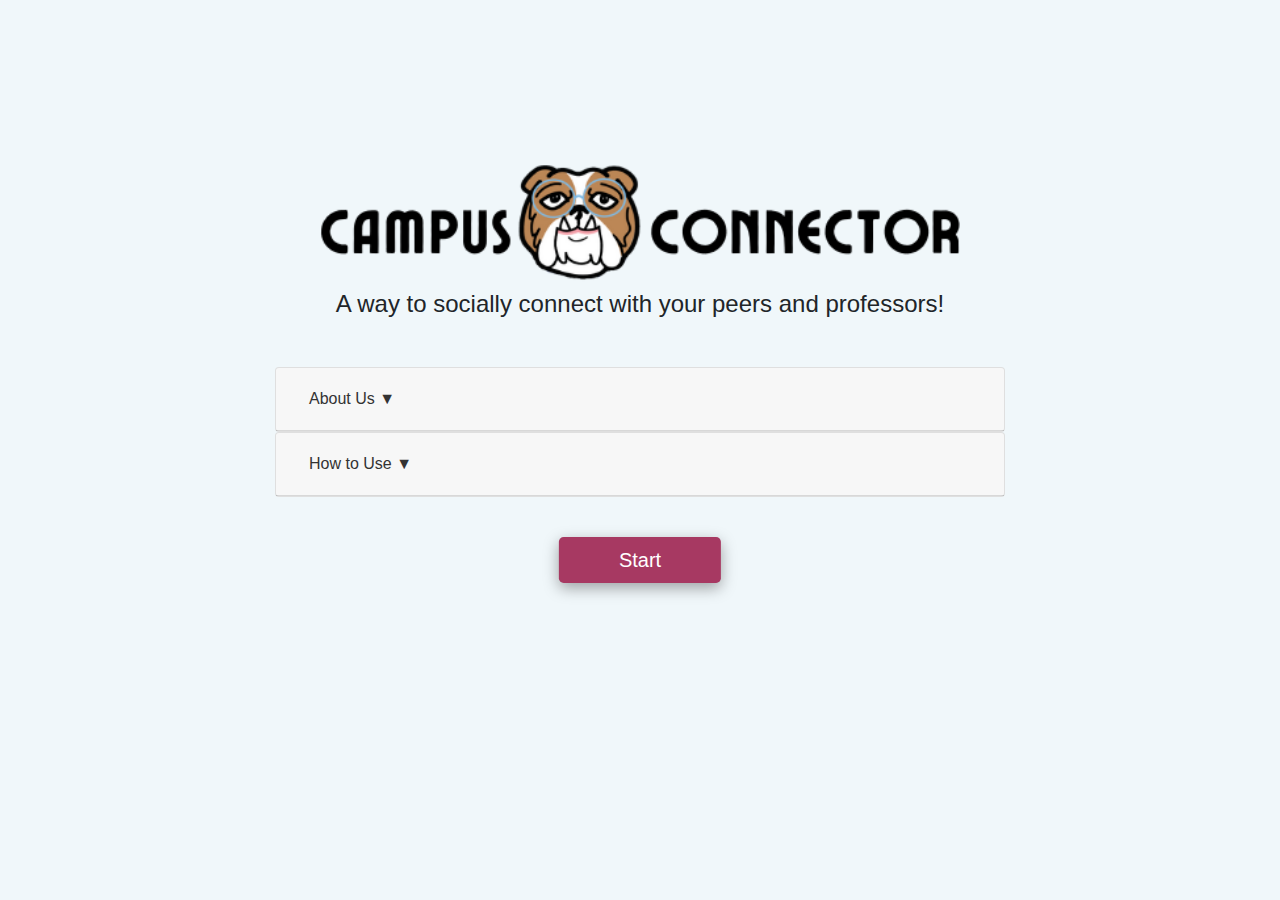
<file: index.html>
<!Doctype html>
<html>
    <head>
        <link rel="stylesheet" href="styles3650.css">
        <link rel="stylesheet" href="https://cdn.jsdelivr.net/npm/bootstrap@4.4.1/dist/css/bootstrap.min.css" integrity="sha384-Vkoo8x4CGsO3+Hhxv8T/Q5PaXtkKtu6ug5TOeNV6gBiFeWPGFN9MuhOf23Q9Ifjh" crossorigin="anonymous">
        <title>Campus Connect</title>
        <script src="https://code.jquery.com/jquery-3.2.1.slim.min.js" integrity="sha384-KJ3o2DKtIkvYIK3UENzmM7KCkRr/rE9/Qpg6aAZGJwFDMVNA/GpGFF93hXpG5KkN" crossorigin="anonymous"></script>
        <script src="https://cdn.jsdelivr.net/npm/popper.js@1.12.9/dist/umd/popper.min.js" integrity="sha384-ApNbgh9B+Y1QKtv3Rn7W3mgPxhU9K/ScQsAP7hUibX39j7fakFPskvXusvfa0b4Q" crossorigin="anonymous"></script>
        <script src="https://cdn.jsdelivr.net/npm/bootstrap@4.0.0/dist/js/bootstrap.min.js" integrity="sha384-JZR6Spejh4U02d8jOt6vLEHfe/JQGiRRSQQxSfFWpi1MquVdAyjUar5+76PVCmYl" crossorigin="anonymous"></script>
    </head>

    <body>
    <div class="container">
        <div class="row">
            <div class="col-2">
              
            </div>
            <div class="col-8">
               
                <div id="accordion" class="main-content">

                    <img src="./img/logo.png" class="img-fluid mx-auto d-block homepage-logo" alt="Responsive image">
                    <h4 class="center-content homepage-front">A way to socially connect with your peers and professors!</h4>
                  
                    <div class="card">
                      <div class="card-header" id="headingOne">
                        <h5 class="mb-0">
                          <button class="btn btn-link btn-homepage" data-toggle="collapse" data-target="#collapseOne" aria-expanded="true" aria-controls="collapseOne">
                            About Us ▼
                          </button>
                        </h5>
                      </div>
                  
                      <div id="collapseOne" class="collapse" aria-labelledby="headingOne" data-parent="#accordion">
                        <div class="card-body">
                          Project of Yixiong Cao, Anastasia Gusenkov, Alexa Pineda, and Sean Wy Yap. Campus Connector is aimed at connecting the students and faculty of Brooklyn College socially allowing them to form in person connections when they otherwise would have not. Campus Connector allows users to set their location, name , and status accross campus which lets others know of any people they can connect with within their immediate vicinity. 
                        </div>
                      </div>
                    </div>
                    <div class="card">
                      <div class="card-header" id="headingTwo">
                        <h5 class="mb-0">
                          <button class="btn btn-link btn-homepage collapsed" data-toggle="collapse" data-target="#collapseTwo" aria-expanded="false" aria-controls="collapseTwo">
                            How to Use ▼
                          </button>
                        </h5>
                      </div>
                      <div id="collapseTwo" class="collapse" aria-labelledby="headingTwo" data-parent="#accordion">
                        <div class="card-body">
                            To use this website:
                          <ul>
                            <li>Press "Start"!</li>
                            <li>Pick your current location from the location picker (more locations coming soon).</li>
                            <li>Submit forms depending on your location. (Check out how to section in the each location section for more info). </li>
                          </ul>  
                        </div>
                      </div>
                    </div>
                  </div>
                 <!-- Button to go to next page-->
                  <a class="btn btn-primary btn-lg start" href="pickLocation.html" role="button">Start</a>
            </div>
            <div class="col-2">
                
            </div>
        </div>
       
        
        </div>
    </body>
</html>
</file>
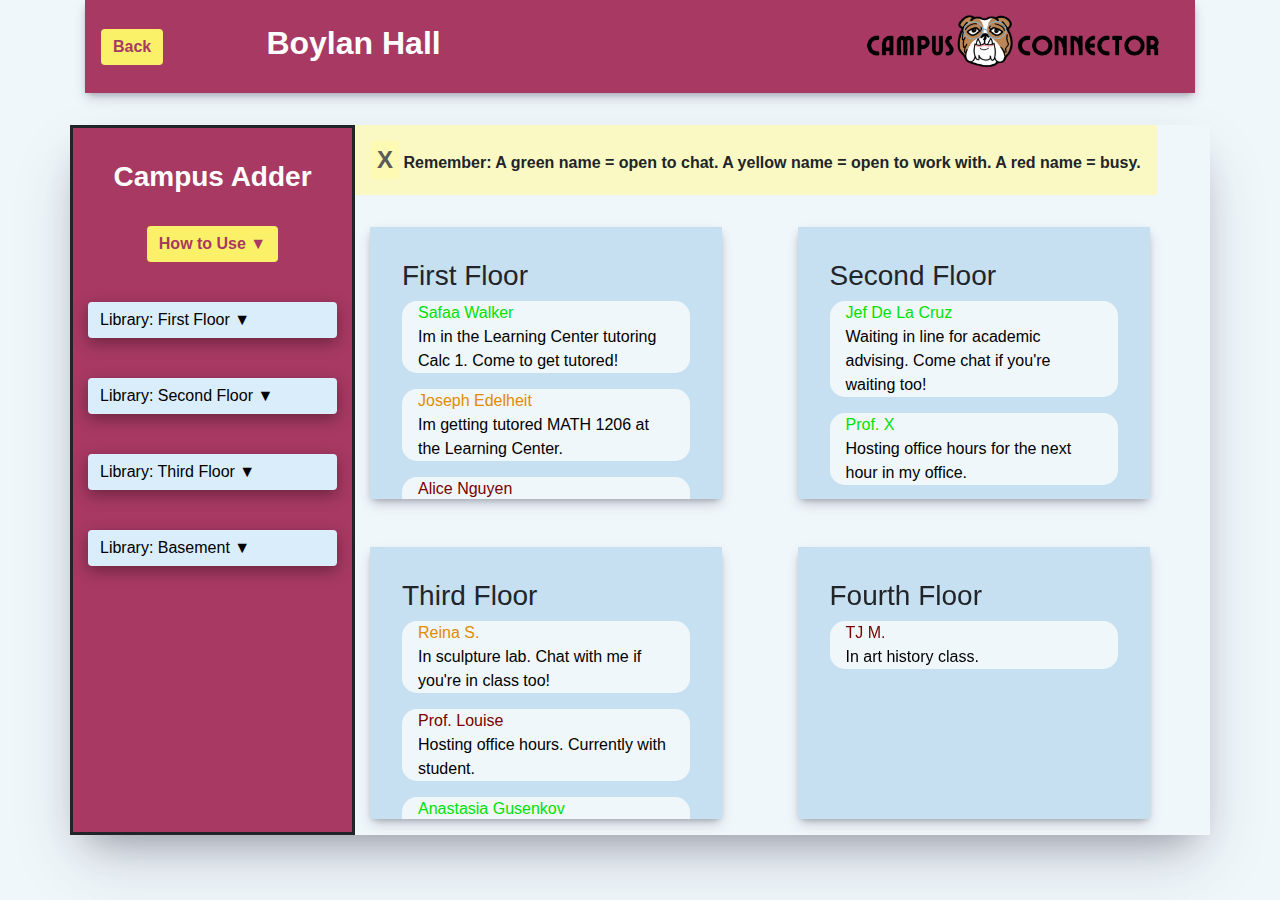
<file: boylan.html>
<!Doctype html>
<html>
    <head>
        <link rel="stylesheet" href="styles3650.css">
        <link rel="stylesheet" href="https://cdn.jsdelivr.net/npm/bootstrap@4.4.1/dist/css/bootstrap.min.css" integrity="sha384-Vkoo8x4CGsO3+Hhxv8T/Q5PaXtkKtu6ug5TOeNV6gBiFeWPGFN9MuhOf23Q9Ifjh" crossorigin="anonymous">
        <title>CC: Boylan</title>
        <script src="https://code.jquery.com/jquery-3.2.1.slim.min.js" integrity="sha384-KJ3o2DKtIkvYIK3UENzmM7KCkRr/rE9/Qpg6aAZGJwFDMVNA/GpGFF93hXpG5KkN" crossorigin="anonymous"></script>
        <script src="https://cdn.jsdelivr.net/npm/popper.js@1.12.9/dist/umd/popper.min.js" integrity="sha384-ApNbgh9B+Y1QKtv3Rn7W3mgPxhU9K/ScQsAP7hUibX39j7fakFPskvXusvfa0b4Q" crossorigin="anonymous"></script>
        <script src="https://cdn.jsdelivr.net/npm/bootstrap@4.0.0/dist/js/bootstrap.min.js" integrity="sha384-JZR6Spejh4U02d8jOt6vLEHfe/JQGiRRSQQxSfFWpi1MquVdAyjUar5+76PVCmYl" crossorigin="anonymous"></script>
        
        <script>
          window.onload = function () {
            const myForm = document.querySelector('#form2');
            myForm.addEventListener("submit", function (evt) {
              evt.preventDefault();
            });
            const myForm1 = document.querySelector('#form1');
            myForm1.addEventListener("submit", function (evt) {
              evt.preventDefault();
            });
            const myForm3 = document.querySelector('#form3');
            myForm3.addEventListener("submit", function (evt) {
              evt.preventDefault();
            });
            const myForm4 = document.querySelector('#form4');
            myForm4.addEventListener("submit", function (evt) {
              evt.preventDefault();
            });
      
            $('#collapseAreaBtn1').on('click', function () { closeOtherCollapse('area1') })
            $('#collapseAreaBtn2').on('click', function () { closeOtherCollapse('area2') })
            $('#collapseAreaBtn3').on('click', function () { closeOtherCollapse('area3') })
            $('#collapseAreaBtn4').on('click', function () { closeOtherCollapse('area4') })
          }
      
          function closeOtherCollapse(currentCollapse) {
            if (currentCollapse !== 'area1')
              document.getElementById('collapseArea1').classList.remove('show')
            if (currentCollapse !== 'area2')
              document.getElementById('collapseArea2').classList.remove('show')
            if (currentCollapse !== 'area3')
              document.getElementById('collapseArea3').classList.remove('show')
            if (currentCollapse !== 'area4')
              document.getElementById('collapseArea4').classList.remove('show')
          }
      
          function handleClick() {
            console.log("hi");
            const note = document.getElementById('note');
            note.remove();
          }
      
          function generateFeedback(name) {
            var alert = document.getElementById(name);
            alert.classList.remove('d-none')
      
            var closeBtn = document.getElementById(`close-${name}`)
            closeBtn.addEventListener('click', function () {
              alert.classList.add('d-none')
            })
          }
      
          function addLi() {
            var listElement = document.createElement("li")
            var nameVal = document.getElementById('name1').value
            var name = document.createTextNode(nameVal)
            var noteVal = document.getElementById('notes1').value
            var note = document.createElement("p")
            note.classList.add('black')
      
            if (!nameVal || !noteVal) {
              window.alert("You must write something!");
              return;
            }
      
            var buttonClose = document.createElement("button");
            buttonClose.setAttribute("id", "close");
            buttonClose.setAttribute("class", "close");
            buttonClose.innerHTML = "X";
      
            buttonClose.onclick = function () {
              listElement.remove();
            }
            
            const selectPart = document.querySelector('#status1');
            if (selectPart.value === "Busy") {
              listElement.className = "red";
            } else if (selectPart.value === "OpenWW") {
              listElement.className = "yellow";
            } else {
              listElement.className = "green";
            }
            
            listElement.className = "colorListItem";
            note.appendChild(document.createTextNode(noteVal));
      
            listElement.appendChild(buttonClose);
            listElement.appendChild(name)
            listElement.appendChild(note);
      
            document.getElementById('list1').appendChild(listElement);
      
            generateFeedback('alert-1')
          }
      
          //second form
          function addLi2() {
            var listElement = document.createElement("li")
            var nameVal = document.getElementById('name2').value
            var name = document.createTextNode(nameVal)
            var buttonClose = document.createElement("button");
            var noteVal = document.getElementById('notes2').value
            var note = document.createElement("p")
            note.classList.add('black')
      
            if (!nameVal || !noteVal) {
              window.alert("You must write something!");
              return;
            }
      
            buttonClose.setAttribute("id", "close");
            buttonClose.setAttribute("class", "close");
            buttonClose.innerHTML = "X";
            buttonClose.onclick = function () {
              listElement.remove();
            }
      
            const selectPart = document.querySelector('#status2');
            if (selectPart.value === "Busy") {
              listElement.className = "red";
            } else if (selectPart.value === "OpenWW") {
              listElement.className = "yellow";
            } else {
              listElement.className = "green";
            }
      
            note.appendChild(document.createTextNode(noteVal));
      
            listElement.appendChild(buttonClose);
            listElement.appendChild(name)
            listElement.appendChild(note);
      
            document.getElementById('list2').appendChild(listElement);
      
            generateFeedback('alert-2')
          }
          //third
          function addLi3() {
            var listElement = document.createElement("li")
            var nameVal = document.getElementById('name3').value
            var name = document.createTextNode(nameVal)
            var buttonClose = document.createElement("button");
            var noteVal = document.getElementById('notes3').value
            var note = document.createElement("p")
            note.classList.add('black')
      
            if (!nameVal || !noteVal) {
              window.alert("You must write something!");
              return;
            }
      
            buttonClose.setAttribute("id", "close");
            buttonClose.setAttribute("class", "close");
            buttonClose.innerHTML = "X";
            buttonClose.onclick = function () {
              listElement.remove();
            }
      
            const selectPart = document.querySelector('#status3');
            if (selectPart.value === "Busy") {
              listElement.className = "red";
            } else if (selectPart.value === "OpenWW") {
              listElement.className = "yellow";
            } else {
              listElement.className = "green";
            }
      
            note.appendChild(document.createTextNode(noteVal));
      
            listElement.appendChild(buttonClose);
            listElement.appendChild(name)
            listElement.appendChild(note);
      
            document.getElementById('list3').appendChild(listElement);
      
            generateFeedback('alert-3')
          }
      
          function addLi4() {
            var listElement = document.createElement("li")
            var nameVal = document.getElementById('name4').value
            var name = document.createTextNode(nameVal)
            var buttonClose = document.createElement("button");
            var noteVal = document.getElementById('notes4').value
            var note = document.createElement("p")
            note.classList.add('black')
      
            if (!nameVal || !noteVal) {
              window.alert("You must write something!");
              return;
            }
      
            buttonClose.setAttribute("id", "close");
            buttonClose.setAttribute("class", "close");
            buttonClose.innerHTML = "X";
            buttonClose.onclick = function () {
              listElement.remove();
            }
      
            const selectPart = document.querySelector('#status4');
            if (selectPart.value === "Busy") {
              listElement.className = "red";
            } else if (selectPart.value === "OpenWW") {
              listElement.className = "yellow";
            } else {
              listElement.className = "green";
            }
      
            note.appendChild(document.createTextNode(noteVal));
      
            listElement.appendChild(buttonClose);
            listElement.appendChild(name)
            listElement.appendChild(note);
      
            document.getElementById('list4').appendChild(listElement);
      
            generateFeedback('alert-4')
          }
      
        </script>
    </head>
    <body>
        <div class="container third-page">
            <div class="row ">
               
                <div class="col">
                    <nav class="navbar navbar-light  ">

                        <a class="btn btn-primary back-buttn" href="pickLocation.html" role="button">Back</a>
                        <h2 class="sub-title">Boylan Hall</h2>
                        <a class="navbar-brand h1" href="./index.html">  <a class="navbar-brand h1" href="./index.html"><img src="./img/logo.png" class="img-fluid float-right small-logo " alt="Responsive image"></a></a>
                    </nav>
                </div>
               
            </div> 
            <div class="row longRow">

                <div class="col-3 sidebar">
                    <!--Sidebar-->
                    <h3 class="sub-title">Campus Adder</h3>
                    <br/>
                    <p>
                        <button class="btn btn-primary back-buttn" type="button" data-toggle="collapse" data-target="#collapseHowto" aria-expanded="false" aria-controls="collapseExample">
                          How to Use ▼
                        </button>
                      </p>
                      <div class="collapse" id="collapseHowto">
                        <div class="card card-body ">
                         
                          <ul>
                            <li>Click on the floor your currently located.</li>
                            <li>Fill out
                              the form (name, you status, and more details of your location on the floor).</li>
                            <li>Can delete yourself from the map
                              by pressing the "X" next to your submission.</li> 
                          </ul>
                          <p>
                           
                           <p class="green">Green Status</p> Means the user is open to chat. 
                           
                           <p class="yellow">Yellow Status</p> Means a user is open to work together. 
                           
                           <p class="red">Red Status</p> Means a user is busy, best not to approach. 
                        </p>
                        </div>
                      </div>


        <!--First floor button-->
        <p>
          <button class="btn btn-primary collapseArea" type="button" data-toggle="collapse" data-target="#collapseArea1"
            aria-expanded="false" aria-controls="collapseExample" id="collapseAreaBtn1">
            Library: First Floor ▼
          </button>
        </p>
        <div class="collapse" id="collapseArea1">
          <div class="card card-body">
            <div class="alert alert-success alert-dismissible fade show d-none" id="alert-1">
              <button type="button" class="close" id="close-alert-1">&times;</button>
              <strong>Add Success!</strong>
            </div>
            <form id="form1">
              <div class="form-group">
                <label>Name</label>
                <input type="text" class="form-control" id="name1" placeholder="Preferred Name">
              </div>
              <div class="form-group">
                <label>Status</label>
                <select class="form-control" id="status1" name="Status">
                  <option value="Open">Open to Chat</option>
                  <option value="OpenWW">Open to Work With</option>
                  <option value="Busy">Busy</option>
                </select>
              </div>
              <div class="form-group">
                <label>Notes</label>
                <input type="text" class="form-control" id="notes1" placeholder="Details About Location">
              </div>
              <button type="submit" name="submit" value="submit1" id="submit1" onclick="addLi();"
                class="btn btn-primary red-button"><Em>Enter into the Map</Em></button>
            </form>

          </div>
        </div>
        <!--Second floor button-->
        <p>
          <button class="btn btn-primary collapseArea" type="button" data-toggle="collapse" data-target="#collapseArea2"
            aria-expanded="false" aria-controls="collapseExample" id="collapseAreaBtn2">
            Library: Second Floor ▼
          </button>
        </p>
        <div class="collapse" id="collapseArea2">
          <div class="card card-body">
            <div class="alert alert-success alert-dismissible fade show d-none" id="alert-2">
              <button type="button" class="close" id="close-alert-2">&times;</button>
              <strong>Add Success!</strong>
            </div>
            <form id="form2">
              <div class="form-group">
                <label>Name</label>
                <input type="text" class="form-control" id="name2" placeholder="Preferred Name">
              </div>
              <div class="form-group">
                <label>Status</label>
                <select class="form-control" id="status2" name="Status">
                  <option value="Open">Open to Chat</option>
                  <option value="OpenWW">Open to Work With</option>
                  <option value="Busy">Busy</option>
                </select>
              </div>
              <div class="form-group">
                <label>Notes</label>
                <input type="text" class="form-control" id="notes2" placeholder="Details About Location">
              </div>
              <button type="submit" name="submit" value="submit" id="submit2" onclick="addLi2();"
                class="btn btn-primary red-button"><Em>Enter into the Map</Em></button>
            </form>
          </div>
        </div>
        <!--Third floor button-->
        <p>
          <button class="btn btn-primary collapseArea" type="button" data-toggle="collapse" data-target="#collapseArea3"
            aria-expanded="false" aria-controls="collapseExample" id="collapseAreaBtn3">
            Library: Third Floor ▼
          </button>
        </p>
        <div class="collapse" id="collapseArea3">
          <div class="card card-body">
            <div class="alert alert-success alert-dismissible fade show d-none" id="alert-3">
              <button type="button" class="close" id="close-alert-3">&times;</button>
              <strong>Add Success!</strong>
            </div>
            <form id="form3">
              <div class="form-group">
                <label>Name</label>
                <input type="text" class="form-control" id="name3" placeholder="Preferred Name">
              </div>
              <div class="form-group">
                <label>Status</label>
                <select class="form-control" id="status3" name="Status">
                  <option value="Open">Open to Chat</option>
                  <option value="OpenWW">Open to Work With</option>
                  <option value="Busy">Busy</option>
                </select>
              </div>
              <div class="form-group">
                <label>Notes</label>
                <input type="text" class="form-control" id="notes3" placeholder="Details About Location">
              </div>
              <button type="submit" name="submit" value="submit" id="submit3" onclick="addLi3();"
                class="btn btn-primary red-button"><Em>Enter into the Map</Em></button>
            </form>

          </div>
        </div>
        <!--Fourth floor button-->
        <p>
          <button class="btn btn-primary collapseArea" type="button" data-toggle="collapse" data-target="#collapseArea4"
            aria-expanded="false" aria-controls="collapseExample" id="collapseAreaBtn4">
            Library: Basement ▼
          </button>
        </p>
        <div class="collapse" id="collapseArea4">
          <div class="card card-body">
            <div class="alert alert-success alert-dismissible fade show d-none" id="alert-4">
              <button type="button" class="close" id="close-alert-4">&times;</button>
              <strong>Add Success!</strong>
            </div>
            <form id="form4">
              <div class="form-group">
                <label>Name</label>
                <input type="text" class="form-control" id="name4" placeholder="Preferred Name">
              </div>
              <div class="form-group">
                <label>Status</label>
                <select class="form-control" id="status4" name="Status">
                  <option value="Open">Open to Chat</option>
                  <option value="OpenWW">Open to Work With</option>
                  <option value="Busy">Busy</option>
                </select>
              </div>
              <div class="form-group">
                <label>Notes</label>
                <input type="text" class="form-control" id="notes4" placeholder="Details About Location">
              </div>
              <button type="submit" name="submit" value="submit" id="submit4" onclick="addLi4();"
                class="btn btn-primary red-button"><Em>Enter into the Map</Em></button>
            </form>
          </div>
        </div>



                </div>
                <div class="col-9 locLists">
                   
                    <div class="row">
                      <div class="note" id="note">
                        <button type="button" class="btn-close close-btn " id="close-btn" onclick="handleClick()" >X</button>
                        <span class="note-span">Remember: A green name = open to chat. A yellow name = open to work with. A red name = busy.</span>
                    </div>
                        <!--First Area-->
                        <div class="col">
                            
                            <ul class="colorList" id="list1">
                                <h3>First Floor</h3>
                                
                                <li class="green colorListItem">Safaa Walker  <p class="black">Im in the Learning Center tutoring Calc 1. Come to get tutored!</p></li>
                               
                                <li class="yellow colorListItem">Joseph Edelheit<p class="black">Im getting tutored MATH 1206 at the Learning Center.</p></li>
                                <li class="red colorListItem">Alice Nguyen  <p class="black">Im in class. </p></li>
                               
                                
                            </ul>

                        </div>
                        <!--Seconf Area-->
                        <div class="col">
                             
                            <ul class="colorList" id="list2">
                                <h3>Second Floor</h3>
                               
                                <li class="green colorListItem">Jef De La Cruz <p class="black">Waiting in line for academic advising. Come chat if you're waiting too!</p> </li>
                                
                                <li class="green colorListItem">Prof. X<p class="black">Hosting office hours for the next hour in my office.</p></li>
                                <li class="green colorListItem">Moazam Ali <p class="black">Came too early. Waiting in the hallway outside of class 2214. </p></li>
                                
                                
                            </ul>

                        </div>
                    </div>
                    <div class="row">
                        
                        <!--Third Area-->
                        <div class="col">
                            <ul class="colorList" id="list3" >
                                <h3>Third Floor</h3>

                               <li class="yellow colorListItem">Reina S. <p class="black">In sculpture lab. Chat with me if you're in class too!</p></li>
                                
                                <li class="red colorListItem">Prof. Louise<p class="black">Hosting office hours. Currently with student. </p></li>
                                <li class="green colorListItem">Anastasia Gusenkov  <p class="black">Wandering the halls. </p></li>
                               
                                
                                
                                
                            </ul>

                        </div>
                        <!--Fourth Area-->
                        <div class="col">
                            <ul class="colorList" id="list4">
                                <h3>Fourth Floor</h3>
                                <li class="red colorListItem"">TJ M. <p class="black">In art history class.</p></li>
                                
                               
                            </ul>
                        </div>
                    </div>
                    
                </div>
            </div>
        </div>
    </body>    
</html>
</file>
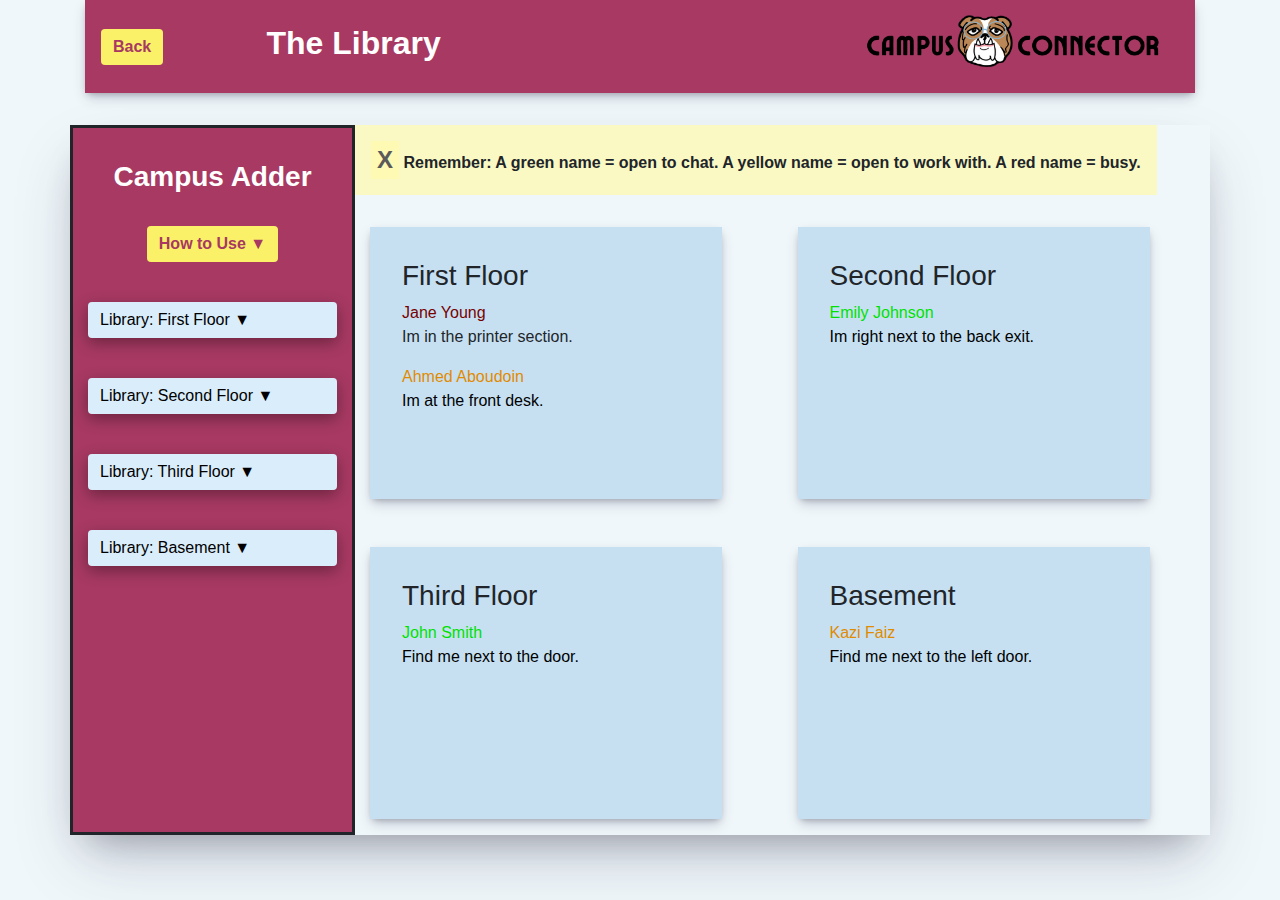
<file: library.html>
<!Doctype html>
<html>

<head>
  <link rel="stylesheet" href="styles3650.css">
  <link rel="stylesheet" href="https://cdn.jsdelivr.net/npm/bootstrap@4.4.1/dist/css/bootstrap.min.css"
    integrity="sha384-Vkoo8x4CGsO3+Hhxv8T/Q5PaXtkKtu6ug5TOeNV6gBiFeWPGFN9MuhOf23Q9Ifjh" crossorigin="anonymous">
  <title>CC: Library</title>
  <script src="https://code.jquery.com/jquery-3.2.1.slim.min.js"
    integrity="sha384-KJ3o2DKtIkvYIK3UENzmM7KCkRr/rE9/Qpg6aAZGJwFDMVNA/GpGFF93hXpG5KkN"
    crossorigin="anonymous"></script>
  <script src="https://cdn.jsdelivr.net/npm/popper.js@1.12.9/dist/umd/popper.min.js"
    integrity="sha384-ApNbgh9B+Y1QKtv3Rn7W3mgPxhU9K/ScQsAP7hUibX39j7fakFPskvXusvfa0b4Q"
    crossorigin="anonymous"></script>
  <script src="https://cdn.jsdelivr.net/npm/bootstrap@4.0.0/dist/js/bootstrap.min.js"
    integrity="sha384-JZR6Spejh4U02d8jOt6vLEHfe/JQGiRRSQQxSfFWpi1MquVdAyjUar5+76PVCmYl"
    crossorigin="anonymous"></script>
  <script>
    window.onload = function () {
      const myForm = document.querySelector('#form2');
      myForm.addEventListener("submit", function (evt) {
        evt.preventDefault();
      });
      const myForm1 = document.querySelector('#form1');
      myForm1.addEventListener("submit", function (evt) {
        evt.preventDefault();
      });
      const myForm3 = document.querySelector('#form3');
      myForm3.addEventListener("submit", function (evt) {
        evt.preventDefault();
      });
      const myForm4 = document.querySelector('#form4');
      myForm4.addEventListener("submit", function (evt) {
        evt.preventDefault();
      });

      $('#collapseAreaBtn1').on('click', function () { closeOtherCollapse('area1') })
      $('#collapseAreaBtn2').on('click', function () { closeOtherCollapse('area2') })
      $('#collapseAreaBtn3').on('click', function () { closeOtherCollapse('area3') })
      $('#collapseAreaBtn4').on('click', function () { closeOtherCollapse('area4') })
    }

    function closeOtherCollapse(currentCollapse) {
      if (currentCollapse !== 'area1')
        document.getElementById('collapseArea1').classList.remove('show')
      if (currentCollapse !== 'area2')
        document.getElementById('collapseArea2').classList.remove('show')
      if (currentCollapse !== 'area3')
        document.getElementById('collapseArea3').classList.remove('show')
      if (currentCollapse !== 'area4')
        document.getElementById('collapseArea4').classList.remove('show')
    }

    function handleClick() {
      console.log("hi");
      const note = document.getElementById('note');
      note.remove();
    }

    function generateFeedback(name) {
      var alert = document.getElementById(name);
      alert.classList.remove('d-none')

      var closeBtn = document.getElementById(`close-${name}`)
      closeBtn.addEventListener('click', function () {
        alert.classList.add('d-none')
      })
    }

    function addLi() {
      var listElement = document.createElement("li")
      var nameVal = document.getElementById('name1').value
      var name = document.createTextNode(nameVal)
      var noteVal = document.getElementById('notes1').value
      var note = document.createElement("p")
      note.classList.add('black')

      if (!nameVal || !noteVal) {
        window.alert("You must write something!");
        return;
      }

      var buttonClose = document.createElement("button");
      buttonClose.setAttribute("id", "close");
      buttonClose.setAttribute("class", "close");
      buttonClose.innerHTML = "X";

      buttonClose.onclick = function () {
        listElement.remove();
      }

      const selectPart = document.querySelector('#status1');
      if (selectPart.value === "Busy") {
        listElement.className = "red";
      } else if (selectPart.value === "OpenWW") {
        listElement.className = "yellow";
      } else {
        listElement.className = "green";
      }
      listElement.className = "colorListItem";
      note.appendChild(document.createTextNode(noteVal));

      listElement.appendChild(buttonClose);
      listElement.appendChild(name)
      listElement.appendChild(note);

      document.getElementById('list1').appendChild(listElement);

      generateFeedback('alert-1')
    }

    //second form
    function addLi2() {
      var listElement = document.createElement("li")
      var nameVal = document.getElementById('name2').value
      var name = document.createTextNode(nameVal)
      var buttonClose = document.createElement("button");
      var noteVal = document.getElementById('notes2').value
      var note = document.createElement("p")
      note.classList.add('black')

      if (!nameVal || !noteVal) {
        window.alert("You must write something!");
        return;
      }

      buttonClose.setAttribute("id", "close");
      buttonClose.setAttribute("class", "close");
      buttonClose.innerHTML = "X";
      buttonClose.onclick = function () {
        listElement.remove();
      }

      const selectPart = document.querySelector('#status2');
      if (selectPart.value === "Busy") {
        listElement.className = "red";
      } else if (selectPart.value === "OpenWW") {
        listElement.className = "yellow";
      } else {
        listElement.className = "green";
      }

      note.appendChild(document.createTextNode(noteVal));

      listElement.appendChild(buttonClose);
      listElement.appendChild(name)
      listElement.appendChild(note);

      document.getElementById('list2').appendChild(listElement);

      generateFeedback('alert-2')
    }
    //third
    function addLi3() {
      var listElement = document.createElement("li")
      var nameVal = document.getElementById('name3').value
      var name = document.createTextNode(nameVal)
      var buttonClose = document.createElement("button");
      var noteVal = document.getElementById('notes3').value
      var note = document.createElement("p")
      note.classList.add('black')

      if (!nameVal || !noteVal) {
        window.alert("You must write something!");
        return;
      }

      buttonClose.setAttribute("id", "close");
      buttonClose.setAttribute("class", "close");
      buttonClose.innerHTML = "X";
      buttonClose.onclick = function () {
        listElement.remove();
      }

      const selectPart = document.querySelector('#status3');
      if (selectPart.value === "Busy") {
        listElement.className = "red";
      } else if (selectPart.value === "OpenWW") {
        listElement.className = "yellow";
      } else {
        listElement.className = "green";
      }

      note.appendChild(document.createTextNode(noteVal));

      listElement.appendChild(buttonClose);
      listElement.appendChild(name)
      listElement.appendChild(note);

      document.getElementById('list3').appendChild(listElement);

      generateFeedback('alert-3')
    }

    function addLi4() {
      var listElement = document.createElement("li")
      var nameVal = document.getElementById('name4').value
      var name = document.createTextNode(nameVal)
      var buttonClose = document.createElement("button");
      var noteVal = document.getElementById('notes4').value
      var note = document.createElement("p")
      note.classList.add('black')

      if (!nameVal || !noteVal) {
        window.alert("You must write something!");
        return;
      }

      buttonClose.setAttribute("id", "close");
      buttonClose.setAttribute("class", "close");
      buttonClose.innerHTML = "X";
      buttonClose.onclick = function () {
        listElement.remove();
      }

      const selectPart = document.querySelector('#status4');
      if (selectPart.value === "Busy") {
        listElement.className = "red";
      } else if (selectPart.value === "OpenWW") {
        listElement.className = "yellow";
      } else {
        listElement.className = "green";
      }

      note.appendChild(document.createTextNode(noteVal));

      listElement.appendChild(buttonClose);
      listElement.appendChild(name)
      listElement.appendChild(note);

      document.getElementById('list4').appendChild(listElement);

      generateFeedback('alert-4')
    }

  </script>
</head>

<body>
  <div class="container third-page">
    <div class="row ">
      <div class="col">
        <nav class="navbar navbar-light  ">
          <a class="btn btn-primary back-buttn" href="pickLocation.html" role="button">Back</a>
          <h2 class="sub-title">The Library</h2>
          <a class="navbar-brand h1" href="./index.html"> <a class="navbar-brand h1" href="./index.html"><img
                src="./img/logo.png" class="img-fluid float-right small-logo " alt="Responsive image"></a></a>
        </nav>
      </div>
    </div>
    <div class="row longRow">
      <div class="col-3 sidebar">
        <!--Sidebar-->
        <h3 class="sub-title">Campus Adder</h3>
        <br />
        <p>
          <button class="btn btn-primary back-buttn" type="button" data-toggle="collapse" data-target="#collapseHowto"
            aria-expanded="false" aria-controls="collapseExample">
            How to Use ▼
          </button>
        </p>
        <div class="collapse" id="collapseHowto">
          <div class="card card-body ">
            <ul>
              <li>Click on the floor your currently located.</li>
              <li>Fill out
                the form (name, you status, and more details of your location on the floor).</li>
              <li>Can delete yourself from the map
                by pressing the "X" next to your submission.</li> 
            </ul>
            <p>
            <p class="green">Green Status</p> Means the user is open to chat.
            <p class="yellow">Yellow Status</p> Means a user is open to work together.
            <p class="red">Red Status</p> Means a user is busy, best not to approach.
            </p>
          </div>
        </div>


        <!--First floor button-->
        <p>
          <button class="btn btn-primary collapseArea" type="button" data-toggle="collapse" data-target="#collapseArea1"
            aria-expanded="false" aria-controls="collapseExample" id="collapseAreaBtn1">
            Library: First Floor ▼
          </button>
        </p>
        <div class="collapse" id="collapseArea1">
          <div class="card card-body">
            <div class="alert alert-success alert-dismissible fade show d-none" id="alert-1">
              <button type="button" class="close" id="close-alert-1">&times;</button>
              <strong>Add Success!</strong>
            </div>
            <form id="form1">
              <div class="form-group">
                <label>Name</label>
                <input type="text" class="form-control" id="name1" placeholder="Preferred Name">
              </div>
              <div class="form-group">
                <label>Status</label>
                <select class="form-control" id="status1" name="Status">
                  <option value="Open">Open to Chat</option>
                  <option value="OpenWW">Open to Work With</option>
                  <option value="Busy">Busy</option>
                </select>
              </div>
              <div class="form-group">
                <label>Notes</label>
                <input type="text" class="form-control" id="notes1" placeholder="Details About Location">
              </div>
              <button type="submit" name="submit" value="submit1" id="submit1" onclick="addLi();"
                class="btn btn-primary red-button"><Em>Enter into the Map</Em></button>
            </form>

          </div>
        </div>
        <!--Second floor button-->
        <p>
          <button class="btn btn-primary collapseArea" type="button" data-toggle="collapse" data-target="#collapseArea2"
            aria-expanded="false" aria-controls="collapseExample" id="collapseAreaBtn2">
            Library: Second Floor ▼
          </button>
        </p>
        <div class="collapse" id="collapseArea2">
          <div class="card card-body">
            <div class="alert alert-success alert-dismissible fade show d-none" id="alert-2">
              <button type="button" class="close" id="close-alert-2">&times;</button>
              <strong>Add Success!</strong>
            </div>
            <form id="form2">
              <div class="form-group">
                <label>Name</label>
                <input type="text" class="form-control" id="name2" placeholder="Preferred Name">
              </div>
              <div class="form-group">
                <label>Status</label>
                <select class="form-control" id="status2" name="Status">
                  <option value="Open">Open to Chat</option>
                  <option value="OpenWW">Open to Work With</option>
                  <option value="Busy">Busy</option>
                </select>
              </div>
              <div class="form-group">
                <label>Notes</label>
                <input type="text" class="form-control" id="notes2" placeholder="Details About Location">
              </div>
              <button type="submit" name="submit" value="submit" id="submit2" onclick="addLi2();"
                class="btn btn-primary red-button"><Em>Enter into the Map</Em></button>
            </form>
          </div>
        </div>
        <!--Third floor button-->
        <p>
          <button class="btn btn-primary collapseArea" type="button" data-toggle="collapse" data-target="#collapseArea3"
            aria-expanded="false" aria-controls="collapseExample" id="collapseAreaBtn3">
            Library: Third Floor ▼
          </button>
        </p>
        <div class="collapse" id="collapseArea3">
          <div class="card card-body">
            <div class="alert alert-success alert-dismissible fade show d-none" id="alert-3">
              <button type="button" class="close" id="close-alert-3">&times;</button>
              <strong>Add Success!</strong>
            </div>
            <form id="form3">
              <div class="form-group">
                <label>Name</label>
                <input type="text" class="form-control" id="name3" placeholder="Preferred Name">
              </div>
              <div class="form-group">
                <label>Status</label>
                <select class="form-control" id="status3" name="Status">
                  <option value="Open">Open to Chat</option>
                  <option value="OpenWW">Open to Work With</option>
                  <option value="Busy">Busy</option>
                </select>
              </div>
              <div class="form-group">
                <label>Notes</label>
                <input type="text" class="form-control" id="notes3" placeholder="Details About Location">
              </div>
              <button type="submit" name="submit" value="submit" id="submit3" onclick="addLi3();"
                class="btn btn-primary red-button"><Em>Enter into the Map</Em></button>
            </form>

          </div>
        </div>
        <!--Fourth floor button-->
        <p>
          <button class="btn btn-primary collapseArea" type="button" data-toggle="collapse" data-target="#collapseArea4"
            aria-expanded="false" aria-controls="collapseExample" id="collapseAreaBtn4">
            Library: Basement ▼
          </button>
        </p>
        <div class="collapse" id="collapseArea4">
          <div class="card card-body">
            <div class="alert alert-success alert-dismissible fade show d-none" id="alert-4">
              <button type="button" class="close" id="close-alert-4">&times;</button>
              <strong>Add Success!</strong>
            </div>
            <form id="form4">
              <div class="form-group">
                <label>Name</label>
                <input type="text" class="form-control" id="name4" placeholder="Preferred Name">
              </div>
              <div class="form-group">
                <label>Status</label>
                <select class="form-control" id="status4" name="Status">
                  <option value="Open">Open to Chat</option>
                  <option value="OpenWW">Open to Work With</option>
                  <option value="Busy">Busy</option>
                </select>
              </div>
              <div class="form-group">
                <label>Notes</label>
                <input type="text" class="form-control" id="notes4" placeholder="Details About Location">
              </div>
              <button type="submit" name="submit" value="submit" id="submit4" onclick="addLi4();"
                class="btn btn-primary red-button"><Em>Enter into the Map</Em></button>
            </form>
          </div>
        </div>
      </div>

      <div class="col-9 locLists">
        <div class="row">
          <div class="note" id="note">
            <button type="button" class="btn-close close-btn " id="close-btn" onclick="handleClick()">X</button>
            <span class="note-span">Remember: A green name = open to chat. A yellow name = open to work with. A red name
              = busy.</span>
          </div>
          <!--First Area-->
          <div class="col">

            <ul class="colorList" id="list1">
              <h3>First Floor</h3>

              <li class="red">Jane Young </li>
              <p>Im in the printer section.</p>
              <li class="yellow">Ahmed Aboudoin <p class="black">Im at the front desk.</p>
              </li>

            </ul>

          </div>
          <!--Seconf Area-->
          <div class="col">

            <ul class="colorList" id="list2">
              <h3>Second Floor</h3>

              <li class="green">Emily Johnson <p class="black">Im right next to the back exit.</p>
              </li>


            </ul>

          </div>
        </div>
        <div class="row">

          <!--Third Area-->
          <div class="col">
            <ul class="colorList" id="list3">
              <h3>Third Floor</h3>
              <li class="green">John Smith <p class="black">Find me next to the door.</p>
              </li>


            </ul>

          </div>
          <!--Fourth Area-->
          <div class="col">
            <ul class="colorList" id="list4">
              <h3>Basement</h3>
              <li class="yellow">Kazi Faiz <p class="black">Find me next to the left door.</p>
              </li>


            </ul>
          </div>
        </div>

      </div>
    </div>
  </div>
</body>

</html>
</file>
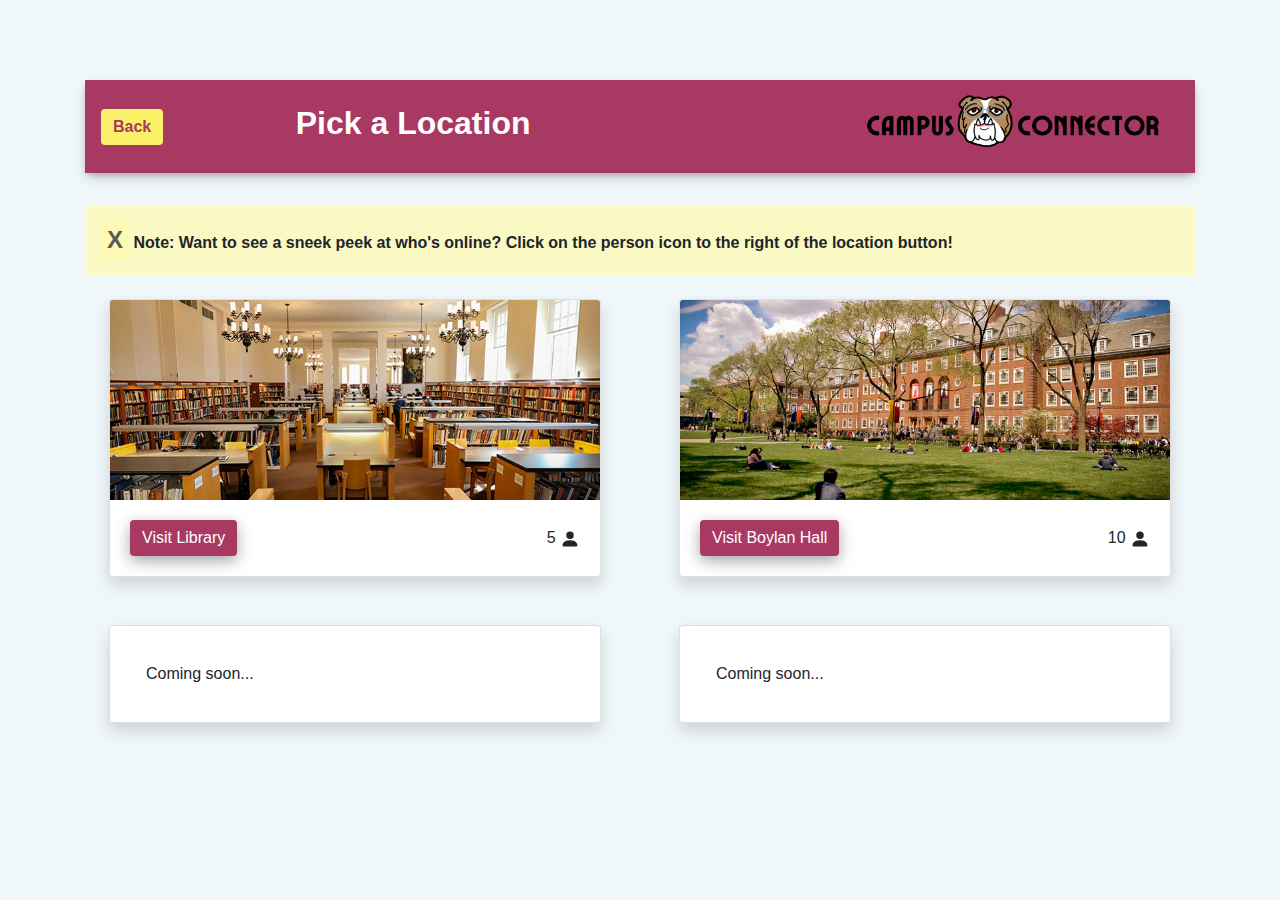
<file: pickLocation.html>
<!Doctype html>
<html>

<head>

    <meta charset="utf-8">
    <meta name="viewport" content="width=device-width, initial-scale=1">

    <title>Pick Location</title>

    <link rel="stylesheet" href="styles3650.css">
    <link rel="stylesheet" href="https://cdn.jsdelivr.net/npm/bootstrap@4.4.1/dist/css/bootstrap.min.css"
        integrity="sha384-Vkoo8x4CGsO3+Hhxv8T/Q5PaXtkKtu6ug5TOeNV6gBiFeWPGFN9MuhOf23Q9Ifjh" crossorigin="anonymous">
    <title>Locations</title>
    <script src="https://code.jquery.com/jquery-3.2.1.slim.min.js"
        integrity="sha384-KJ3o2DKtIkvYIK3UENzmM7KCkRr/rE9/Qpg6aAZGJwFDMVNA/GpGFF93hXpG5KkN"
        crossorigin="anonymous"></script>
    <script src="https://cdn.jsdelivr.net/npm/popper.js@1.12.9/dist/umd/popper.min.js"
        integrity="sha384-ApNbgh9B+Y1QKtv3Rn7W3mgPxhU9K/ScQsAP7hUibX39j7fakFPskvXusvfa0b4Q"
        crossorigin="anonymous"></script>
    <script src="https://cdn.jsdelivr.net/npm/bootstrap@4.0.0/dist/js/bootstrap.min.js"
        integrity="sha384-JZR6Spejh4U02d8jOt6vLEHfe/JQGiRRSQQxSfFWpi1MquVdAyjUar5+76PVCmYl"
        crossorigin="anonymous"></script>

    <script>
      
       

        function handleClick() {
            console.log("hi");
            const note = document.getElementById('note');
            note.remove();
        }

    </script>
</head>

<body>
    
    <div class="container second-page">
        <nav class="navbar navbar-light  ">
            <a class="btn btn-primary back-buttn" href="index.html" role="button">Back</a>
            <h2 class="sub-title">Pick a Location</h2>
            <a class="navbar-brand h1" href="./index.html"><img src="./img/logo.png" class="img-fluid float-right small-logo " alt="Responsive image"></a>
        </nav>
        <div class="note" id="note">
            <button type="button" class="btn-close close-btn " id="close-btn" onclick="handleClick()" >X</button>
            <span class="note-span">Note: Want to see a sneek peek at who's online? Click on the person icon to the right of the location button!</span>
        </div>

        <div class="row">

            <!--Location Cards-->
            <div class="col-12 col-md-6">
                <div class="card m-4 shadow">
                    <div class="img-container">
                        <img class="card-img-top img" src="./img/library.jpeg" alt="Card image cap">
                        <div class="overlay">
                            <h5 class="text">Library</h5>
                        </div>
                    </div>
                    <div class="card-body">
                        <div class="row">
                            <div class="col">
                                <a href="library.html" class="btn btn-primary red-button">Visit Library</a>
                            </div>

                            <div class="col text-right align-self-center" data-toggle="popover"
                                data-content="Kazi, Jane, Emily, ..." title="Online" style="cursor: pointer">
                                <p class="m-0">5 <svg xmlns="http://www.w3.org/2000/svg" height="20" width="20"
                                        fill="currentColor" class="bi bi-person-fill" viewBox="0 0 16 16">
                                        <path
                                            d="M3 14s-1 0-1-1 1-4 6-4 6 3 6 4-1 1-1 1H3zm5-6a3 3 0 1 0 0-6 3 3 0 0 0 0 6z" />
                                    </svg></p>
                            </div>
                        </div>
                    </div>
                </div>
            </div>
            <div class="col-12 col-md-6">
                <div class="card m-4 shadow">
                    <div class="img-container">
                        <img class="card-img-top img" src="./img/boylan.jpeg" alt="Card image cap">
                        <div class="overlay">
                            <h5 class="text">Boylan Hall</h5>
                        </div>
                    </div>
                    <div class="card-body">
                        <div class="row">
                            <div class="col">
                                <a href="boylan.html" class="btn btn-primary red-button ">Visit Boylan Hall</a>
                            </div>

                            <div class="col text-right align-self-center" data-toggle="popover"
                                data-content="Safaa, Prof. X, Joseph, ..." title="Online" style="cursor: pointer">
                                <p class="m-0">10 <svg xmlns="http://www.w3.org/2000/svg" height="20" width="20"
                                        fill="currentColor" class="bi bi-person-fill" viewBox="0 0 16 16">
                                        <path
                                            d="M3 14s-1 0-1-1 1-4 6-4 6 3 6 4-1 1-1 1H3zm5-6a3 3 0 1 0 0-6 3 3 0 0 0 0 6z" />
                                    </svg></p>
                            </div>
                        </div>
                    </div>
                </div>
            </div>
            <div class="col-12 col-md-6">
                <div class="card m-4 shadow">
                    <div class="card-body">
                        <p class="m-0 p-3">Coming soon...</p>
                    </div>
                </div>
            </div>
            <div class="col-12 col-md-6">
                <div class="card m-4 shadow">
                    <div class="card-body">
                        <p class="m-0 p-3">Coming soon...</p>
                    </div>
                </div>
            </div>
        </div>
    </div>
    <script>
        $(function () {
            $('[data-toggle="popover"]').popover()
        })
    </script>

</body>

</html>
</file>
<file: styles3650.css>
body{
    background-color: #f0f7fa !important;
}
.homepage-logo{
    width: 90%
}
.homepage-front{
    margin-bottom: 2em !important;
}
.main-content{

    padding-top: 10em;
    
}
.btn-homepage{
    text-decoration: none;
    color: #333 !important;
}
.btn-homepage:hover{
    text-decoration: none !important;
    color: rgb(0, 0, 0) !important;
}

.center-content{
    text-align: center;
}
.start{
  margin: 0;
  position: absolute;
  left: 50%;
  -ms-transform: translate(-50%, 0);
  transform: translate(-50%, 0);
  margin-top: 2em;
  padding-left: 3em !important;
  padding-right: 3em !important;

  box-shadow: rgba(0, 0, 0, 0.35) 0px 5px 15px;
  border:0 !important;
  color: white !important;
  background-color: #a73962 !important;
}
.start:hover{
    background-color: #ffffff !important;
    border:solid !important;
    border-color: #a73962 ;
    color: #a73962 !important;
    

}
.red-button{
    box-shadow: rgba(0, 0, 0, 0.35) 0px 5px 15px;
    border:0 !important;
    color: white !important;
    background-color: #a73962 !important;
}
.red-button:hover{
    background-color: #ffffff !important;
    border:solid !important;
    border-color: #a73962 ;
    color: #a73962 !important;
}
.small-logo{
    width:60%;
}
.note{
    padding: 1em;
    background-color: #fff9abaf;
}
.close-btn{
    border:0;
    background-color: #fff9abaf;
    color:rgb(90, 90, 90);
    font-weight: 800;
    font-size: 1.5em;
}
.note-span{
    font-weight: 600;
}
.main-cards{
    margin:2em;
}
.second-page{
    margin-top: 5em;
}

.img-container {
    width: 100%;
    height: 200px;
  }
  
  .img {
    height: 200px;
    object-fit: cover;
  }
  
  .overlay {
    position: absolute;
    top: 0;
    height: 200px;
    width: 100%;
    opacity: 0;
    transition: 0.5s ease;
    background-color: #333;
  }
  
  .img-container:hover .overlay {
    opacity: 0.9;
  }
  
  .text {
    color: white;
    font-size: 20px;
    position: absolute;
    top: 50%;
    left: 50%;
    -webkit-transform: translate(-50%, -50%);
    -ms-transform: translate(-50%, -50%);
    transform: translate(-50%, -50%);
    text-align: center;
    z-index: 1;
  }
nav{
 
    margin-bottom: 2em;
    background-color: #a73962 !important;
    box-shadow: rgba(50, 50, 93, 0.25) 0px 6px 12px -2px, rgba(0, 0, 0, 0.3) 0px 3px 7px -3px;
}

.third-page{
    width: 100%;
   
   
    
}
.longRow{
    margin-bottom: 2em;
    box-shadow: rgba(50, 50, 93, 0.25) 0px 30px 60px -12px, rgba(0, 0, 0, 0.3) 0px 18px 36px -18px;
    /* box-shadow: rgba(50, 50, 93, 0.25) 0px 13px 27px -5px, rgba(0, 0, 0, 0.3) 0px 8px 16px -8px; */
}
.sidebar{
    text-align: center;
    padding-top: 2em;
    background-color: #a73962;
    border: solid !important;
    border-width: 0.2em !important;
    padding-bottom: 1em;
  
}
.sub-title{
    color: white;
    font-weight: 700;
}
.collapseArea{
    margin-top: 1.5em;
    width: 100%;
    text-align: left !important;
    color: black !important;
    background-color: #daedfb !important;
    box-shadow: rgba(0, 0, 0, 0.35) 0px 5px 15px;
    border:0 !important;
}
.how-to-butn{
    text-align: left !important;
    box-shadow: rgba(0, 0, 0, 0.35) 0px 5px 15px;
    border:0 !important;
    color: black !important;
    background-color: #fbf168 !important;
}
.how-to-butn:hover{
    color: black !important;
    background-color: #daedfb !important;
}
.collapseArea:hover{
    background-color: #fbf168 !important;
    
}
button:active{
    border-color:pink !important;
}
.x-scroll-disabled {
	overflow-x: hidden;
}

.colorList{
    margin-top: 2em;
    box-shadow: rgba(50, 50, 93, 0.25) 0px 6px 12px -2px, rgba(0, 0, 0, 0.3) 0px 3px 7px -3px;
    list-style-type:none; 
    padding: 2em;
    background-color: #c6e0f2;
    overflow-y: scroll;
    width:22em;
    height: 17em;
    word-wrap:break-word;
    overflow-x: hidden;
    
}
.colorListItem{
    padding-left: 1em;
    padding-right: 1em;
    border-radius: 15px;
    
    background-color: #f0f7fa !important;
}
.back-buttn{
    align-content: flex-start;
    text-align: left;
    color: #a73962 !important;
    background-color: #fbf168 !important;
    border:0 !important;
    font-weight: 700 !important;
}
.back-buttn:hover{
    

    background-color:  #a73962 !important;
    border:solid !important;
    border-color: #fbf168 ;
    color: #fbf168 !important;
}
.close{
    padding-top: 0.6em !important;
}

.green{
    color: rgb(1, 225, 1);
  }
.yellow{
      color: rgb(225, 139, 0);
}
.red{
      color: rgb(120, 0, 0);
}
.black{
      color:black;
}
</file>
